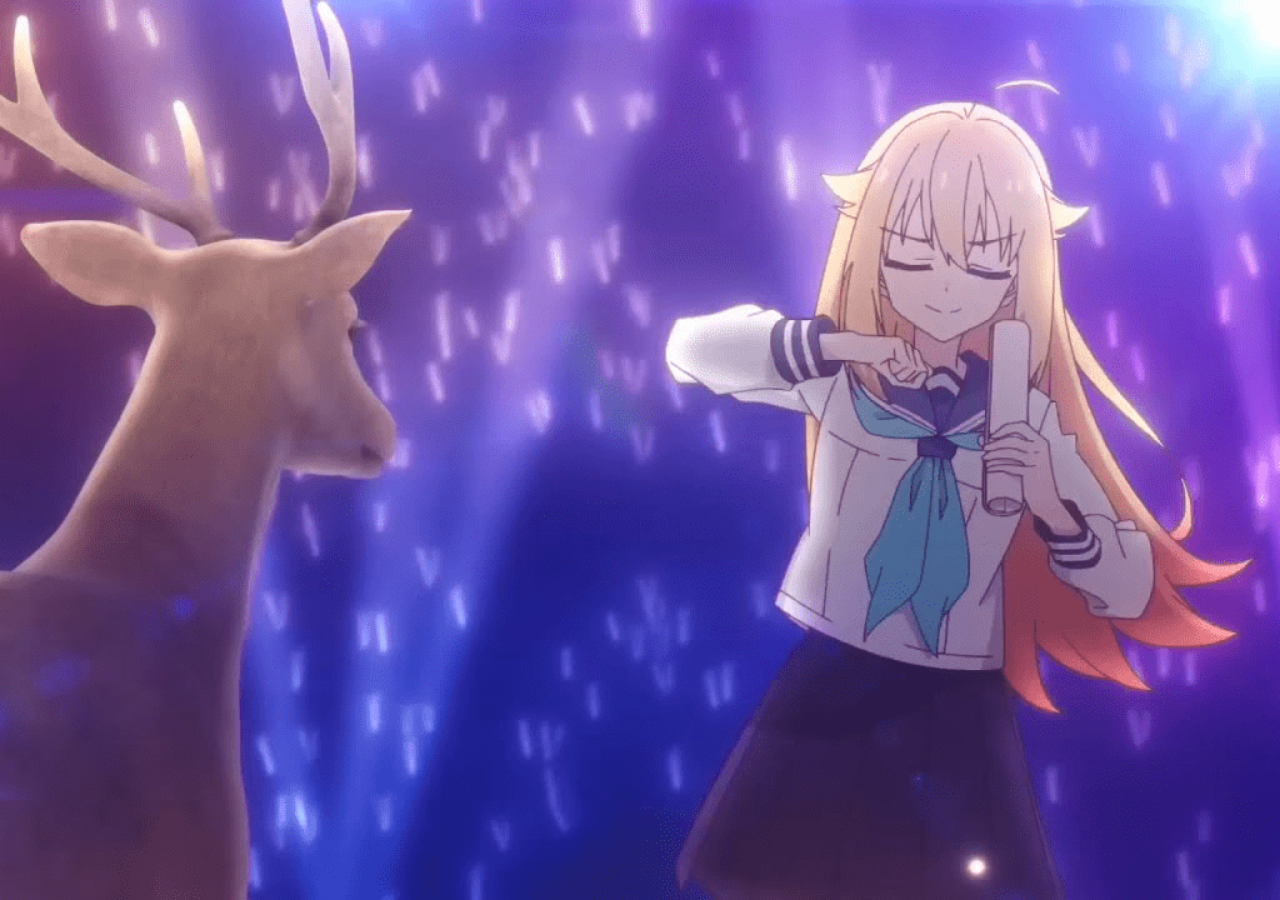
<file: index.html>
<!DOCTYPE html>
<html lang="en">
<head>
    <meta charset="UTF-8">
    <meta name="viewport" content="width=device-width, initial-scale=1.0">
    <title>Shika Clicker</title>
    <link rel="stylesheet" href="styles/shikaclicker.css">
    <link href="https://cdn.jsdelivr.net/npm/bootstrap@5.3.3/dist/css/bootstrap.min.css" rel="stylesheet" integrity="sha384-QWTKZyjpPEjISv5WaRU9OFeRpok6YctnYmDr5pNlyT2bRjXh0JMhjY6hW+ALEwIH" crossorigin="anonymous">
    <script src="scripts/shikaclicker.js"></script>
</head>
<body class="shika-bg">
</body>
</html>
</file>
<file: styles/shikaclicker.css>
body, html {
    height: 100%;
}

.shika-bg {
    background-image: url("../images/shika-bg.png");
    height: 100%;
    background-position: center;
    background-repeat: repeat;
    background-size: cover;
}

@media screen and (max-width: 1000px) {
    .shika-bg {
        background-image: url("../images/shika-bg-mb.png");
    }
}

.hidden {
    display: none;
}

img {
    position: absolute;
    max-width: 100px;
    height: auto;
}
</file>
